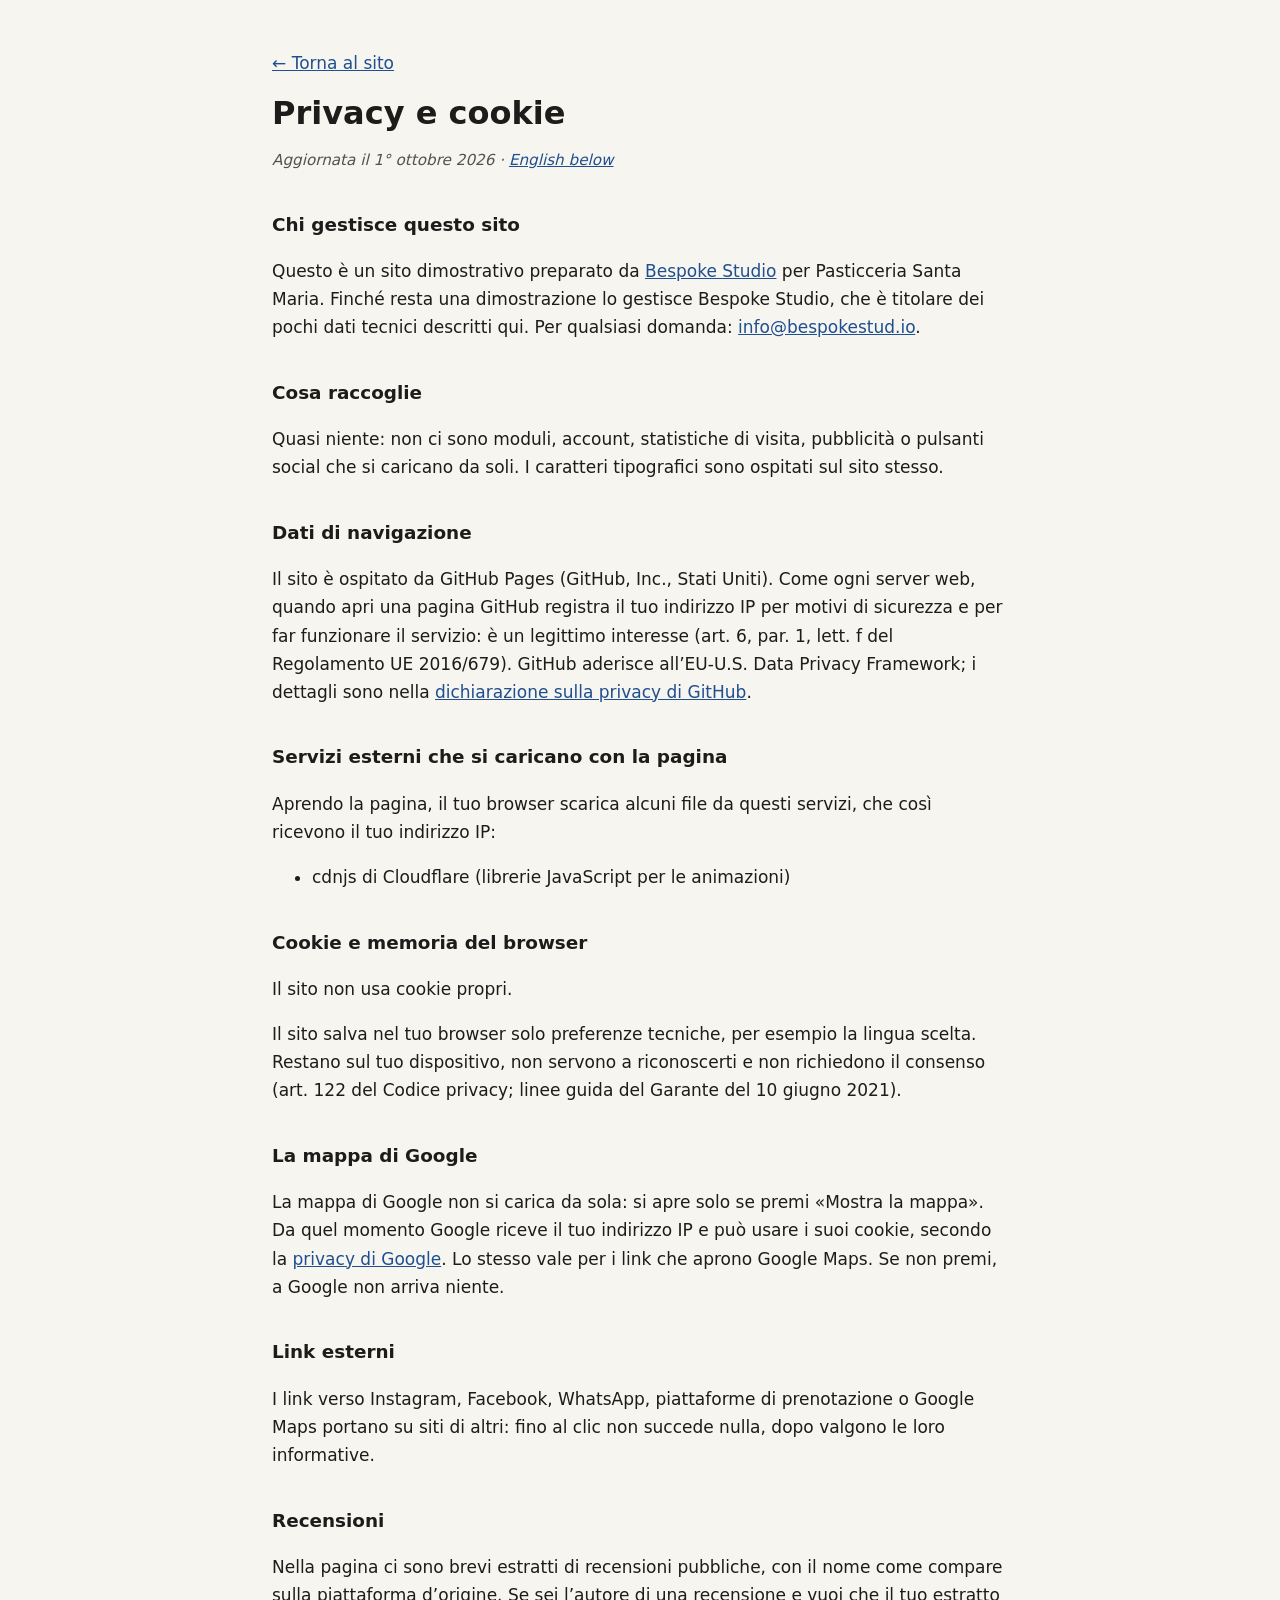
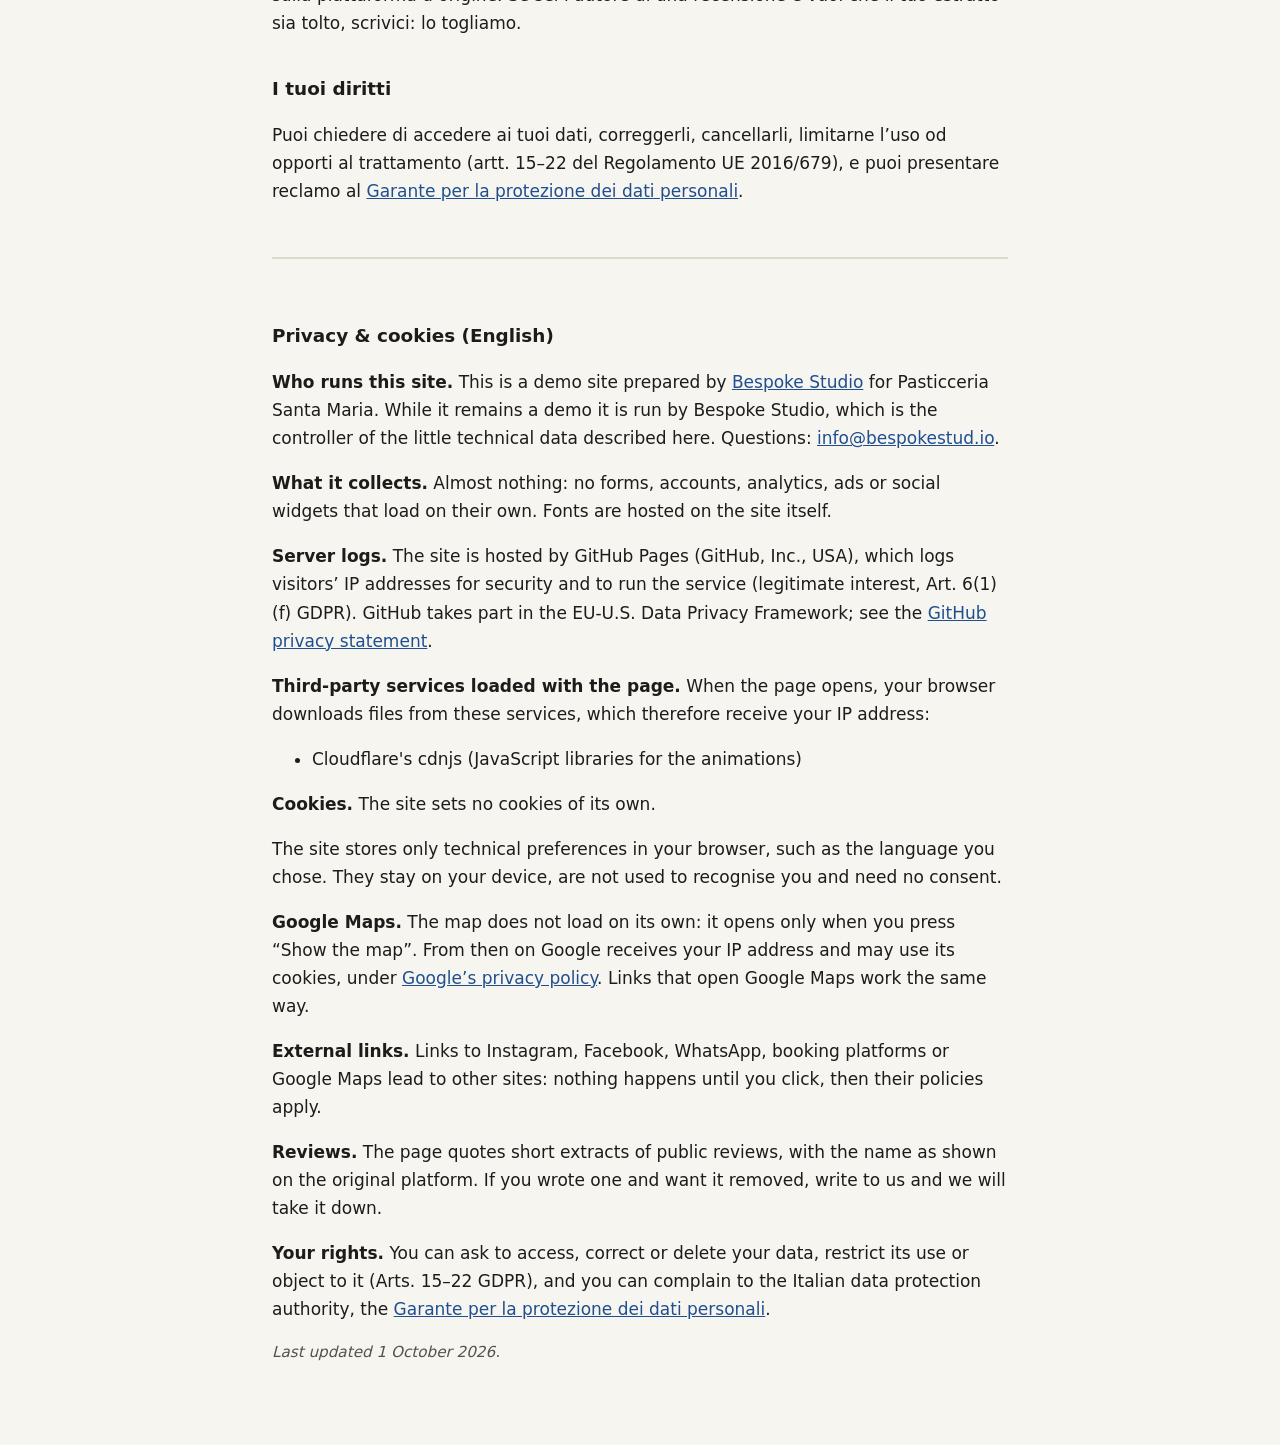
<file: privacy.html>
<!DOCTYPE html>
<html lang="it">
<head>
  <meta charset="UTF-8">
  <meta name="viewport" content="width=device-width, initial-scale=1.0">
  <meta name="robots" content="noindex">
  <title>Privacy e cookie · Pasticceria Santa Maria</title>
  <meta name="description" content="Informativa privacy e cookie del sito Pasticceria Santa Maria.">
  <style>
    body { margin: 0; background: #f7f5f0; color: #1d1c1a; font: 17px/1.65 system-ui, -apple-system, "Segoe UI", Roboto, sans-serif; }
    main { max-width: 46rem; margin: 0 auto; padding: 32px 20px 64px; }
    h1 { font-size: 2rem; line-height: 1.2; margin: 0.4em 0 0.2em; }
    h2 { font-size: 1.15rem; margin: 2em 0 0.4em; }
    a { color: #1f4f8f; }
    .data { color: #55524c; font-style: italic; font-size: 0.95rem; }
    .en { margin-top: 3em; padding-top: 1.5em; border-top: 2px solid #ddd8cc; }
    code { font-size: 0.9em; background: #ebe7dc; padding: 0 4px; border-radius: 3px; }
  </style>
</head>
<body>
<main>
  <p><a href="index.html">← Torna al sito</a></p>
  <h1>Privacy e cookie</h1>
  <p class="data">Aggiornata il 1° ottobre 2026 · <a href="#english" lang="en">English below</a></p>
  <h2>Chi gestisce questo sito</h2>
  <p>Questo è un sito dimostrativo preparato da <a href="https://bespokestud.io" rel="noopener">Bespoke Studio</a> per Pasticceria Santa Maria. Finché resta una dimostrazione lo gestisce Bespoke Studio, che è titolare dei pochi dati tecnici descritti qui. Per qualsiasi domanda: <a href="mailto:info@bespokestud.io">info@bespokestud.io</a>.</p>
  <h2>Cosa raccoglie</h2>
  <p>Quasi niente: non ci sono moduli, account, statistiche di visita, pubblicità o pulsanti social che si caricano da soli. I caratteri tipografici sono ospitati sul sito stesso.</p>
  <h2>Dati di navigazione</h2>
  <p>Il sito è ospitato da GitHub Pages (GitHub, Inc., Stati Uniti). Come ogni server web, quando apri una pagina GitHub registra il tuo indirizzo IP per motivi di sicurezza e per far funzionare il servizio: è un legittimo interesse (art. 6, par. 1, lett. f del Regolamento UE 2016/679). GitHub aderisce all’EU-U.S. Data Privacy Framework; i dettagli sono nella <a href="https://docs.github.com/site-policy/privacy-policies/github-general-privacy-statement" rel="noopener">dichiarazione sulla privacy di GitHub</a>.</p>
  <h2>Servizi esterni che si caricano con la pagina</h2>
  <p>Aprendo la pagina, il tuo browser scarica alcuni file da questi servizi, che così ricevono il tuo indirizzo IP:</p>
  <ul><li>cdnjs di Cloudflare (librerie JavaScript per le animazioni)</li></ul>
  <h2>Cookie e memoria del browser</h2>
  <p>Il sito non usa cookie propri.</p>
  <p>Il sito salva nel tuo browser solo preferenze tecniche, per esempio la lingua scelta. Restano sul tuo dispositivo, non servono a riconoscerti e non richiedono il consenso (art. 122 del Codice privacy; linee guida del Garante del 10 giugno 2021).</p>
  <h2>La mappa di Google</h2>
  <p>La mappa di Google non si carica da sola: si apre solo se premi «Mostra la mappa». Da quel momento Google riceve il tuo indirizzo IP e può usare i suoi cookie, secondo la <a href="https://policies.google.com/privacy?hl=it" rel="noopener">privacy di Google</a>. Lo stesso vale per i link che aprono Google Maps. Se non premi, a Google non arriva niente.</p>
  <h2>Link esterni</h2>
  <p>I link verso Instagram, Facebook, WhatsApp, piattaforme di prenotazione o Google Maps portano su siti di altri: fino al clic non succede nulla, dopo valgono le loro informative.</p>
  <h2>Recensioni</h2>
  <p>Nella pagina ci sono brevi estratti di recensioni pubbliche, con il nome come compare sulla piattaforma d’origine. Se sei l’autore di una recensione e vuoi che il tuo estratto sia tolto, scrivici: lo togliamo.</p>
  <h2>I tuoi diritti</h2>
  <p>Puoi chiedere di accedere ai tuoi dati, correggerli, cancellarli, limitarne l’uso od opporti al trattamento (artt. 15–22 del Regolamento UE 2016/679), e puoi presentare reclamo al <a href="https://www.garanteprivacy.it" rel="noopener">Garante per la protezione dei dati personali</a>.</p>
  <div class="en" id="english" lang="en">
    <h2>Privacy &amp; cookies (English)</h2>
    <p><strong>Who runs this site.</strong> This is a demo site prepared by <a href="https://bespokestud.io" rel="noopener">Bespoke Studio</a> for Pasticceria Santa Maria. While it remains a demo it is run by Bespoke Studio, which is the controller of the little technical data described here. Questions: <a href="mailto:info@bespokestud.io">info@bespokestud.io</a>.</p>
    <p><strong>What it collects.</strong> Almost nothing: no forms, accounts, analytics, ads or social widgets that load on their own. Fonts are hosted on the site itself.</p>
    <p><strong>Server logs.</strong> The site is hosted by GitHub Pages (GitHub, Inc., USA), which logs visitors’ IP addresses for security and to run the service (legitimate interest, Art. 6(1)(f) GDPR). GitHub takes part in the EU-U.S. Data Privacy Framework; see the <a href="https://docs.github.com/site-policy/privacy-policies/github-general-privacy-statement" rel="noopener">GitHub privacy statement</a>.</p>
    <p><strong>Third-party services loaded with the page.</strong> When the page opens, your browser downloads files from these services, which therefore receive your IP address:</p><ul><li>Cloudflare's cdnjs (JavaScript libraries for the animations)</li></ul>
    <p><strong>Cookies.</strong> The site sets no cookies of its own.</p>
    <p>The site stores only technical preferences in your browser, such as the language you chose. They stay on your device, are not used to recognise you and need no consent.</p>
    <p><strong>Google Maps.</strong> The map does not load on its own: it opens only when you press “Show the map”. From then on Google receives your IP address and may use its cookies, under <a href="https://policies.google.com/privacy?hl=en" rel="noopener">Google’s privacy policy</a>. Links that open Google Maps work the same way.</p>
    <p><strong>External links.</strong> Links to Instagram, Facebook, WhatsApp, booking platforms or Google Maps lead to other sites: nothing happens until you click, then their policies apply.</p>
    <p><strong>Reviews.</strong> The page quotes short extracts of public reviews, with the name as shown on the original platform. If you wrote one and want it removed, write to us and we will take it down.</p>
    <p><strong>Your rights.</strong> You can ask to access, correct or delete your data, restrict its use or object to it (Arts. 15–22 GDPR), and you can complain to the Italian data protection authority, the <a href="https://www.garanteprivacy.it" rel="noopener">Garante per la protezione dei dati personali</a>.</p>
    <p class="data">Last updated 1 October 2026.</p>
  </div>
</main>
</body>
</html>
</file>
